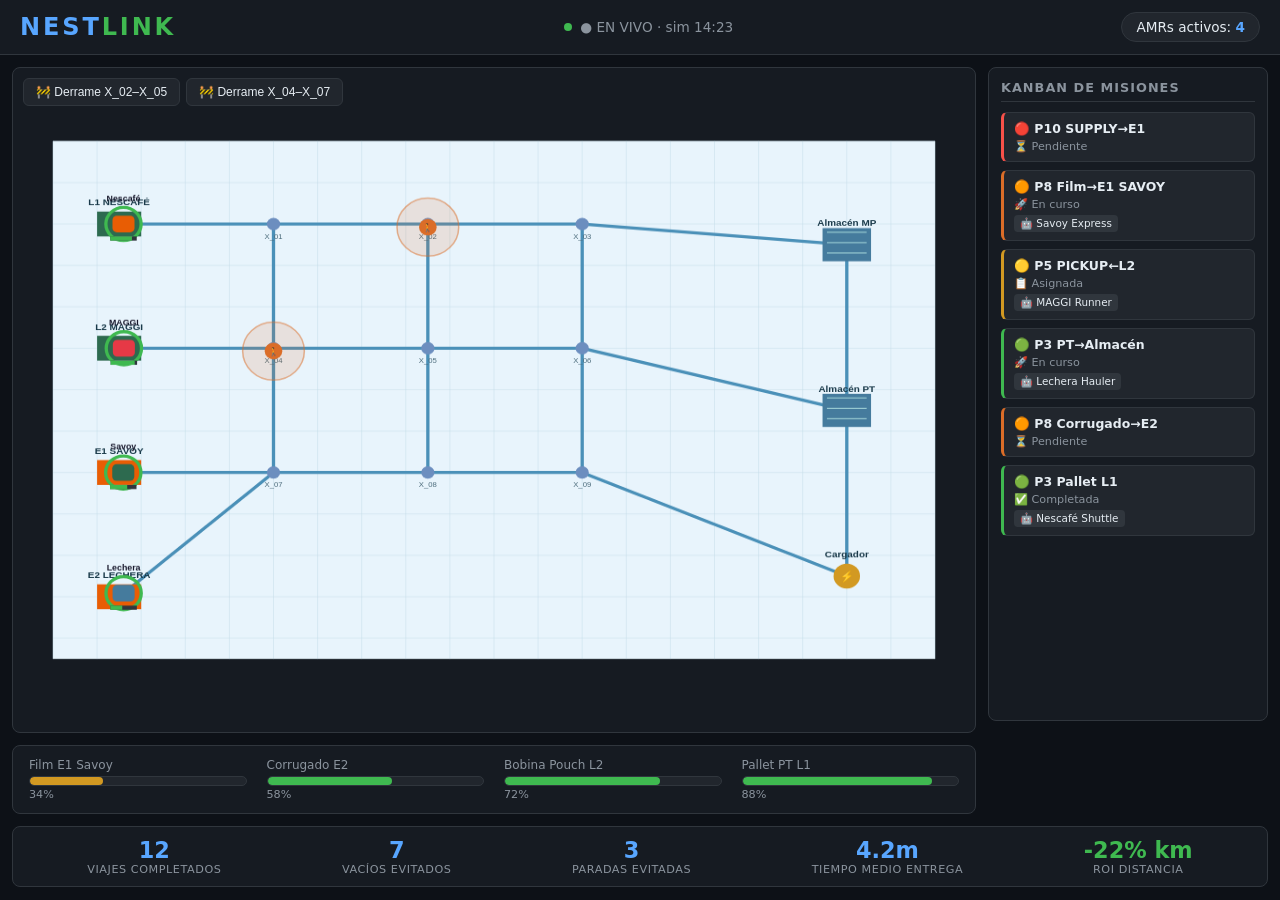
<file: prototype/index.html>
<!DOCTYPE html>
<html lang="es">
<head>
  <meta charset="UTF-8" />
  <meta name="viewport" content="width=device-width, initial-scale=1.0" />
  <title>NestLink — Dashboard Simulación</title>
  <style>
    :root {
      --bg: #0d1117;
      --panel: #161b22;
      --border: #30363d;
      --text: #e6edf3;
      --muted: #8b949e;
      --accent: #58a6ff;
      --green: #3fb950;
      --yellow: #d29922;
      --orange: #db6d28;
      --blue: #388bfd;
      --red: #f85149;
      --blueprint: #e8f4fc;
      --blueprint-grid: #c5dce8;
      --blueprint-line: #4a90b8;
    }
  * { box-sizing: border-box; margin: 0; padding: 0; }
  body {
    font-family: "Segoe UI", system-ui, -apple-system, sans-serif;
    background: var(--bg);
    color: var(--text);
    min-height: 100vh;
    overflow-x: hidden;
  }

  /* Header */
  .header {
    display: flex;
    align-items: center;
    justify-content: space-between;
    padding: 12px 20px;
    background: var(--panel);
    border-bottom: 1px solid var(--border);
    gap: 16px;
  }
  .logo {
    font-size: 1.5rem;
    font-weight: 800;
    letter-spacing: 0.12em;
    color: var(--accent);
  }
  .logo span { color: var(--green); }
  .live-badge {
    display: flex;
    align-items: center;
    gap: 8px;
    font-size: 0.85rem;
    color: var(--muted);
  }
  .live-dot {
    width: 8px; height: 8px;
    background: var(--green);
    border-radius: 50%;
    animation: pulse 1.5s ease infinite;
  }
  @keyframes pulse {
    0%, 100% { opacity: 1; box-shadow: 0 0 0 0 rgba(63,185,80,0.5); }
    50% { opacity: 0.8; box-shadow: 0 0 8px 2px rgba(63,185,80,0.4); }
  }
  .amr-count {
    background: #21262d;
    padding: 6px 14px;
    border-radius: 20px;
    font-size: 0.85rem;
    border: 1px solid var(--border);
  }
  .amr-count strong { color: var(--accent); }

  /* Layout principal */
  .main {
    display: grid;
    grid-template-columns: 1fr 280px;
    grid-template-rows: 1fr auto auto;
    gap: 12px;
    padding: 12px;
    height: calc(100vh - 56px);
    max-height: calc(100vh - 56px);
  }
  .map-panel {
    grid-row: 1 / 3;
    background: var(--panel);
    border: 1px solid var(--border);
    border-radius: 8px;
    position: relative;
    overflow: hidden;
    min-height: 320px;
  }
  .map-toolbar {
    position: absolute;
    top: 10px;
    left: 10px;
    z-index: 10;
    display: flex;
    flex-wrap: wrap;
    gap: 6px;
  }
  .btn-block {
    background: #21262d;
    border: 1px solid var(--border);
    color: var(--text);
    padding: 6px 12px;
    border-radius: 6px;
    font-size: 0.75rem;
    cursor: pointer;
    transition: all 0.2s;
  }
  .btn-block:hover { border-color: var(--accent); }
  .btn-block.active {
    background: rgba(248,81,49,0.2);
    border-color: var(--red);
    color: var(--red);
  }
  #mapCanvas {
    display: block;
    width: 100%;
    height: 100%;
    cursor: crosshair;
  }

  /* Kanban lateral */
  .kanban {
    background: var(--panel);
    border: 1px solid var(--border);
    border-radius: 8px;
    padding: 12px;
    overflow-y: auto;
    max-height: 100%;
  }
  .kanban h3 {
    font-size: 0.8rem;
    text-transform: uppercase;
    letter-spacing: 0.08em;
    color: var(--muted);
    margin-bottom: 10px;
    border-bottom: 1px solid var(--border);
    padding-bottom: 6px;
  }
  .mission-card {
    background: #21262d;
    border: 1px solid var(--border);
    border-radius: 6px;
    padding: 8px 10px;
    margin-bottom: 8px;
    font-size: 0.78rem;
    transition: transform 0.3s, opacity 0.3s;
    border-left: 3px solid var(--muted);
  }
  .mission-card.p10 { border-left-color: var(--red); }
  .mission-card.p8  { border-left-color: var(--orange); }
  .mission-card.p5  { border-left-color: var(--yellow); }
  .mission-card.p3  { border-left-color: var(--green); }
  .mission-card .prio { font-weight: 700; margin-bottom: 2px; }
  .mission-card .status {
    font-size: 0.7rem;
    color: var(--muted);
    margin-top: 4px;
  }
  .mission-card .amr-tag {
    display: inline-block;
    background: #30363d;
    padding: 2px 6px;
    border-radius: 4px;
    font-size: 0.65rem;
    margin-top: 4px;
  }

  /* Gauges de línea */
  .gauges {
    grid-column: 1;
    background: var(--panel);
    border: 1px solid var(--border);
    border-radius: 8px;
    padding: 12px 16px;
    display: flex;
    gap: 20px;
    flex-wrap: wrap;
    align-items: center;
  }
  .gauge-item {
    flex: 1;
    min-width: 140px;
  }
  .gauge-label {
    font-size: 0.75rem;
    color: var(--muted);
    margin-bottom: 4px;
  }
  .gauge-bar-wrap {
    height: 10px;
    background: #21262d;
    border-radius: 5px;
    overflow: hidden;
    border: 1px solid var(--border);
  }
  .gauge-bar {
    height: 100%;
    border-radius: 5px;
    transition: width 0.5s ease;
  }
  .gauge-val {
    font-size: 0.7rem;
    color: var(--muted);
    margin-top: 2px;
  }
  .alert-low {
    color: var(--red);
    font-size: 0.7rem;
    font-weight: 600;
    animation: blink 1s ease infinite;
  }
  @keyframes blink { 50% { opacity: 0.5; } }

  /* KPI bar */
  .kpi-bar {
    grid-column: 1 / -1;
    background: var(--panel);
    border: 1px solid var(--border);
    border-radius: 8px;
    padding: 10px 20px;
    display: flex;
    justify-content: space-around;
    flex-wrap: wrap;
    gap: 12px;
  }
  .kpi {
    text-align: center;
    min-width: 100px;
  }
  .kpi-value {
    font-size: 1.4rem;
    font-weight: 700;
    color: var(--accent);
  }
  .kpi-value.roi { color: var(--green); }
  .kpi-label {
    font-size: 0.7rem;
    color: var(--muted);
    text-transform: uppercase;
    letter-spacing: 0.05em;
  }

  @media (max-width: 900px) {
    .main {
      grid-template-columns: 1fr;
      grid-template-rows: auto auto auto auto;
      height: auto;
      max-height: none;
    }
    .map-panel { grid-row: auto; min-height: 400px; }
    .kanban { max-height: 300px; }
  }
  </style>
</head>
<body>
  <header class="header">
    <div class="logo">NEST<span>LINK</span></div>
    <div class="live-badge">
      <span class="live-dot"></span>
      <span id="simClock">● EN VIVO · sim 14:23</span>
    </div>
    <div class="amr-count">AMRs activos: <strong id="amrCount">4</strong></div>
  </header>

  <div class="main">
    <div class="map-panel">
      <div class="map-toolbar">
        <button class="btn-block" id="btnBlock1" data-edge="X_02-X_05">🚧 Derrame X_02–X_05</button>
        <button class="btn-block" id="btnBlock2" data-edge="X_04-X_07">🚧 Derrame X_04–X_07</button>
      </div>
      <canvas id="mapCanvas"></canvas>
    </div>

    <aside class="kanban">
      <h3>Kanban de Misiones</h3>
      <div id="kanbanList"></div>
    </aside>

    <div class="gauges" id="gaugesPanel"></div>

    <div class="kpi-bar">
      <div class="kpi">
        <div class="kpi-value" id="kpiTrips">0</div>
        <div class="kpi-label">Viajes completados</div>
      </div>
      <div class="kpi">
        <div class="kpi-value" id="kpiEmpty">0</div>
        <div class="kpi-label">Vacíos evitados</div>
      </div>
      <div class="kpi">
        <div class="kpi-value" id="kpiStops">0</div>
        <div class="kpi-label">Paradas evitadas</div>
      </div>
      <div class="kpi">
        <div class="kpi-value" id="kpiTime">4.2m</div>
        <div class="kpi-label">Tiempo medio entrega</div>
      </div>
      <div class="kpi">
        <div class="kpi-value roi" id="kpiRoi">-22% km</div>
        <div class="kpi-label">ROI distancia</div>
      </div>
    </div>
  </div>

  <script>
  // ─── Generador determinista (reproducible demo) ───
  function mulberry32(seed) {
    return function() {
      seed |= 0;
      seed = seed + 0x6D2B79F5 | 0;
      let t = Math.imul(seed ^ seed >>> 15, 1 | seed);
      t = t + Math.imul(t ^ t >>> 7, 61 | t) ^ t;
      return ((t ^ t >>> 14) >>> 0) / 4294967296;
    };
  }
  const rng = mulberry32(42);

  // ─── Grafo de planta (coords del plan NestLink) ───
  const NODES = {
    L1_OUT:   { x: 60,  y: 80,  type: 'linea',      label: 'L1 NESCAFÉ' },
    L2_OUT:   { x: 60,  y: 200, type: 'linea',      label: 'L2 MAGGI' },
    E1_IN:    { x: 60,  y: 320, type: 'empacadora', label: 'E1 SAVOY' },
    E2_IN:    { x: 60,  y: 440, type: 'empacadora', label: 'E2 LECHERA' },
    WH_IN_1:  { x: 720, y: 100, type: 'almacen',    label: 'Almacén MP' },
    WH_OUT_1: { x: 720, y: 260, type: 'almacen',    label: 'Almacén PT' },
    CHARGER_1:{ x: 720, y: 420, type: 'carga',      label: 'Cargador' },
    X_01: { x: 200, y: 80,  type: 'cruce', label: 'X_01' },
    X_02: { x: 340, y: 80,  type: 'cruce', label: 'X_02' },
    X_03: { x: 480, y: 80,  type: 'cruce', label: 'X_03' },
    X_04: { x: 200, y: 200, type: 'cruce', label: 'X_04' },
    X_05: { x: 340, y: 200, type: 'cruce', label: 'X_05' },
    X_06: { x: 480, y: 200, type: 'cruce', label: 'X_06' },
    X_07: { x: 200, y: 320, type: 'cruce', label: 'X_07' },
    X_08: { x: 340, y: 320, type: 'cruce', label: 'X_08' },
    X_09: { x: 480, y: 320, type: 'cruce', label: 'X_09' },
  };

  // Aristas bidireccionales (clave única para bloqueos)
  const EDGES = [
    ['L1_OUT','X_01'], ['X_01','X_02'], ['X_02','X_03'], ['X_03','WH_IN_1'],
    ['L2_OUT','X_04'], ['X_04','X_05'], ['X_05','X_06'], ['X_06','WH_OUT_1'],
    ['E1_IN','X_07'],  ['X_07','X_08'], ['X_08','X_09'], ['X_09','CHARGER_1'],
    ['E2_IN','X_07'],
    ['X_02','X_05'], ['X_05','X_08'], ['X_04','X_07'], ['X_01','X_04'],
    ['X_03','X_06'], ['X_06','X_09'], ['WH_IN_1','WH_OUT_1'], ['WH_OUT_1','CHARGER_1'],
  ];

  function edgeKey(a, b) {
    return a < b ? `${a}-${b}` : `${b}-${a}`;
  }

  const blockedEdges = new Set();

  // Rutas predefinidas para AMRs (ciclos de demo)
  const ROUTES = {
    nescafe: ['L1_OUT','X_01','X_02','X_03','WH_IN_1','WH_OUT_1','X_06','X_05','X_04','L2_OUT'],
    savoy:   ['E1_IN','X_07','X_08','X_05','X_02','X_03','WH_IN_1'],
    maggi:   ['L2_OUT','X_04','X_05','X_06','WH_OUT_1','X_06','X_09','X_08','X_07','E1_IN'],
    lechera: ['E2_IN','X_07','X_04','X_01','L1_OUT','X_01','X_02','X_05','X_08','CHARGER_1'],
  };

  // Rutas alternativas cuando X_02-X_05 está bloqueado
  const ALT_ROUTES = {
    nescafe: ['L1_OUT','X_01','X_04','X_07','X_08','X_09','X_06','WH_OUT_1'],
    savoy:   ['E1_IN','X_07','X_04','X_01','X_02','X_03','WH_IN_1'],
    maggi:   ['L2_OUT','X_04','X_07','X_08','X_09','X_06','WH_OUT_1'],
    lechera: ['E2_IN','X_07','X_08','X_09','X_06','WH_OUT_1','CHARGER_1'],
  };

  const ALT_ROUTES2 = {
    nescafe: ['L1_OUT','X_01','X_04','X_05','X_06','WH_OUT_1'],
    savoy:   ['E1_IN','X_07','X_08','X_09','X_06','WH_IN_1'],
    maggi:   ['L2_OUT','X_04','X_07','X_08','X_05','X_02','X_03','WH_OUT_1'],
    lechera: ['E2_IN','X_07','X_04','X_01','X_02','X_03','CHARGER_1'],
  };

  // Estados de AMR con colores de aro
  const AMR_STATES = {
    MOVING:     { color: '#3fb950', label: 'En ruta' },
    CHARGING:   { color: '#d29922', label: 'Cargando' },
    WAITING:    { color: '#db6d28', label: 'Esperando' },
    REROUTING:  { color: '#388bfd', label: 'Re-ruteando' },
    ERROR:      { color: '#f85149', label: 'Error' },
    IDLE:       { color: '#8b949e', label: 'Idle' },
  };

  // ─── AMRs ───
  const amrs = [
    { id: 'amr1', name: 'Nescafé Shuttle', routeKey: 'nescafe', battery: 0.82, state: 'MOVING', missionId: null },
    { id: 'amr2', name: 'Savoy Express',   routeKey: 'savoy',   battery: 0.65, state: 'MOVING', missionId: 'm2' },
    { id: 'amr3', name: 'MAGGI Runner',    routeKey: 'maggi',   battery: 0.91, state: 'MOVING', missionId: 'm3' },
    { id: 'amr4', name: 'Lechera Hauler',  routeKey: 'lechera', battery: 0.45, state: 'MOVING', missionId: 'm4' },
  ];

  // Posición y movimiento de cada AMR
  amrs.forEach((amr, i) => {
    const route = ROUTES[amr.routeKey];
    amr.path = route;
    amr.segIdx = 0;
    amr.t = 0;
    amr.speed = 0.00035 + rng() * 0.00015;
    amr.x = NODES[route[0]].x;
    amr.y = NODES[route[0]].y;
    amr.color = ['#e85d04','#2d6a4f','#e63946','#457b9d'][i];
  });

  // ─── Peatones ───
  const pedestrians = [
  { id: 'P1', waypoints: ['X_02','X_05','X_08','X_05'], wpIdx: 0, t: 0, speed: 0.0004, radius: 28 },
  { id: 'P2', waypoints: ['X_04','X_07','X_08','X_04'], wpIdx: 0, t: 0, speed: 0.00035, radius: 28 },
  ];

  pedestrians.forEach(p => {
    const n = NODES[p.waypoints[0]];
    p.x = n.x; p.y = n.y;
  });

  // ─── Misiones Kanban ───
  let missions = [
    { id: 'm1', type: 'SUPPLY_REQUEST', label: '🔴 P10 SUPPLY→E1', prio: 10, status: 'pendiente', amr: null },
    { id: 'm2', type: 'SUPPLY', label: '🟠 P8 Film→E1 SAVOY', prio: 8, status: 'en_curso', amr: 'Savoy Express' },
    { id: 'm3', type: 'PICKUP', label: '🟡 P5 PICKUP←L2', prio: 5, status: 'asignada', amr: 'MAGGI Runner' },
    { id: 'm4', type: 'TRANSFER', label: '🟢 P3 PT→Almacén', prio: 3, status: 'en_curso', amr: 'Lechera Hauler' },
    { id: 'm5', type: 'SUPPLY', label: '🟠 P8 Corrugado→E2', prio: 8, status: 'pendiente', amr: null },
    { id: 'm6', type: 'PICKUP', label: '🟢 P3 Pallet L1', prio: 3, status: 'completada', amr: 'Nescafé Shuttle' },
  ];

  // ─── Gauges de material por línea ───
  const gauges = [
    { id: 'film_e1', label: 'Film E1 Savoy', value: 34, threshold: 25 },
    { id: 'corr_e2', label: 'Corrugado E2', value: 58, threshold: 25 },
    { id: 'pouch_l2', label: 'Bobina Pouch L2', value: 72, threshold: 25 },
    { id: 'pallet_l1', label: 'Pallet PT L1', value: 88, threshold: 25 },
  ];

  // ─── KPIs ───
  const kpis = { trips: 12, empty: 7, stops: 3, avgTime: 4.2 };

  // ─── Simulación tiempo ───
  let simMinutes = 14 * 60 + 23; // 14:23
  let lastGaugeTick = 0;

  // ─── Canvas setup ───
  const canvas = document.getElementById('mapCanvas');
  const ctx = canvas.getContext('2d');
  let scale = 1, offsetX = 0, offsetY = 0;

  function resizeCanvas() {
    const panel = canvas.parentElement;
    canvas.width = panel.clientWidth;
    canvas.height = panel.clientHeight;
    const pad = 40;
    const w = 800, h = 500;
    scale = Math.min((canvas.width - pad * 2) / w, (canvas.height - pad * 2) / h);
    offsetX = (canvas.width - w * scale) / 2;
    offsetY = (canvas.height - h * scale) / 2;
  }

  function toScreen(x, y) {
    return { x: offsetX + x * scale, y: offsetY + y * scale };
  }

  function dist(ax, ay, bx, by) {
    return Math.hypot(bx - ax, by - ay);
  }

  function getActiveRoute(amr) {
    if (blockedEdges.has('X_02-X_05')) return ALT_ROUTES[amr.routeKey] || amr.path;
    if (blockedEdges.has('X_04-X_07')) return ALT_ROUTES2[amr.routeKey] || amr.path;
    return ROUTES[amr.routeKey];
  }

  function isEdgeBlocked(from, to) {
    return blockedEdges.has(edgeKey(from, to));
  }

  function advanceAMR(amr) {
    const route = getActiveRoute(amr);
    if (amr.path !== route) {
      amr.path = route;
      amr.segIdx = 0;
      amr.t = 0;
      amr.state = 'REROUTING';
    }

    const fromId = amr.path[amr.segIdx];
    const toId = amr.path[(amr.segIdx + 1) % amr.path.length];

  if (isEdgeBlocked(fromId, toId)) {
      amr.state = 'REROUTING';
      const alt = getActiveRoute(amr);
      amr.path = alt;
      amr.segIdx = 0;
      amr.t = 0;
      return;
    }

    const from = NODES[fromId];
    const to = NODES[toId];
    amr.t += amr.speed;

    // Verificar peatones en radio de seguridad
    let nearPed = false;
    for (const p of pedestrians) {
      const d = dist(amr.x, amr.y, p.x, p.y);
      if (d < p.radius / scale + 15) {
        nearPed = true;
        break;
      }
    }

    if (nearPed) {
      amr.state = 'WAITING';
      return;
    }

    if (amr.state === 'REROUTING' && amr.t > 0.05) amr.state = 'MOVING';
    if (amr.state === 'WAITING') amr.state = 'MOVING';

    if (amr.t >= 1) {
      amr.t = 0;
      amr.segIdx = (amr.segIdx + 1) % amr.path.length;
      // Completar misión ocasionalmente
      if (rng() < 0.02 && amr.missionId) {
        completeMission(amr.missionId);
        amr.missionId = null;
        kpis.trips++;
        kpis.empty += rng() < 0.6 ? 1 : 0;
      }
    }

    const t = Math.min(amr.t, 1);
    amr.x = from.x + (to.x - from.x) * t;
    amr.y = from.y + (to.y - from.y) * t;

    // Batería decrece lentamente
    amr.battery = Math.max(0.1, amr.battery - 0.00002);
    if (amr.battery < 0.2) amr.state = 'CHARGING';
    if (amr.battery > 0.85 && amr.state === 'CHARGING') amr.state = 'MOVING';
  }

  function advancePedestrian(p) {
    const fromId = p.waypoints[p.wpIdx];
    const toId = p.waypoints[(p.wpIdx + 1) % p.waypoints.length];
    const from = NODES[fromId];
    const to = NODES[toId];
    p.t += p.speed;
    if (p.t >= 1) {
      p.t = 0;
      p.wpIdx = (p.wpIdx + 1) % p.waypoints.length;
    }
    const t = Math.min(p.t, 1);
    p.x = from.x + (to.x - from.x) * t;
    p.y = from.y + (to.y - from.y) * t;
  }

  function completeMission(id) {
    const m = missions.find(x => x.id === id);
    if (m) m.status = 'completada';
  }

  function spawnSupplyMission() {
    const id = 'm' + Date.now();
    missions.unshift({
      id,
      type: 'SUPPLY_REQUEST',
      label: '🔴 P10 SUPPLY→E1',
      prio: 10,
      status: 'pendiente',
      amr: null
    });
    kpis.stops++;
    if (missions.length > 8) missions.pop();
  }

  // ─── Dibujo del mapa blueprint ───
  function drawMap() {
    ctx.clearRect(0, 0, canvas.width, canvas.height);

    // Fondo blueprint
    ctx.fillStyle = '#e8f4fc';
    ctx.fillRect(offsetX, offsetY, 800 * scale, 500 * scale);

    // Grid sutil
    ctx.strokeStyle = '#c5dce8';
    ctx.lineWidth = 0.5;
    for (let x = 0; x <= 800; x += 40) {
      const s = toScreen(x, 0);
      ctx.beginPath();
      ctx.moveTo(s.x, offsetY);
      ctx.lineTo(s.x, offsetY + 500 * scale);
      ctx.stroke();
    }
    for (let y = 0; y <= 500; y += 40) {
      const s = toScreen(0, y);
      ctx.beginPath();
      ctx.moveTo(offsetX, s.y);
      ctx.lineTo(offsetX + 800 * scale, s.y);
      ctx.stroke();
    }

    // Aristas / pasillos
    EDGES.forEach(([a, b]) => {
      const na = NODES[a], nb = NODES[b];
      const sa = toScreen(na.x, na.y);
      const sb = toScreen(nb.x, nb.y);
      const blocked = blockedEdges.has(edgeKey(a, b));

      ctx.beginPath();
      ctx.moveTo(sa.x, sa.y);
      ctx.lineTo(sb.x, sb.y);
      ctx.strokeStyle = blocked ? '#f85149' : '#4a90b8';
      ctx.lineWidth = blocked ? 4 * scale : 3 * scale;
      if (blocked) {
        ctx.setLineDash([6, 4]);
      } else {
        ctx.setLineDash([]);
      }
      ctx.stroke();
      ctx.setLineDash([]);

      // Cono de bloqueo
      if (blocked) {
        const mx = (sa.x + sb.x) / 2;
        const my = (sa.y + sb.y) / 2;
        ctx.fillStyle = '#f85149';
        ctx.font = `${14 * scale}px sans-serif`;
        ctx.textAlign = 'center';
        ctx.fillText('🚧', mx, my - 4 * scale);
      }
    });

    // Nodos de zona
    Object.entries(NODES).forEach(([id, n]) => {
      const s = toScreen(n.x, n.y);
      const r = n.type === 'cruce' ? 6 * scale : 14 * scale;

      if (n.type === 'linea') {
        ctx.fillStyle = '#2d6a4f';
        ctx.fillRect(s.x - 20 * scale, s.y - 12 * scale, 40 * scale, 24 * scale);
      } else if (n.type === 'empacadora') {
        ctx.fillStyle = '#e85d04';
        ctx.fillRect(s.x - 20 * scale, s.y - 12 * scale, 40 * scale, 24 * scale);
      } else if (n.type === 'almacen') {
        ctx.fillStyle = '#457b9d';
        ctx.fillRect(s.x - 22 * scale, s.y - 16 * scale, 44 * scale, 32 * scale);
        // Rack lines
        ctx.strokeStyle = '#a8dadc';
        ctx.lineWidth = 1;
        for (let i = 0; i < 3; i++) {
          ctx.beginPath();
          ctx.moveTo(s.x - 18 * scale, s.y - 12 * scale + i * 10 * scale);
          ctx.lineTo(s.x + 18 * scale, s.y - 12 * scale + i * 10 * scale);
          ctx.stroke();
        }
      } else if (n.type === 'carga') {
        ctx.fillStyle = '#d29922';
        ctx.beginPath();
        ctx.arc(s.x, s.y, 12 * scale, 0, Math.PI * 2);
        ctx.fill();
        ctx.fillStyle = '#fff';
        ctx.font = `${10 * scale}px sans-serif`;
        ctx.textAlign = 'center';
        ctx.fillText('⚡', s.x, s.y + 4 * scale);
      } else {
        ctx.fillStyle = '#6c8ebf';
        ctx.beginPath();
        ctx.arc(s.x, s.y, r, 0, Math.PI * 2);
        ctx.fill();
      }

      if (n.label && n.type !== 'cruce') {
        ctx.fillStyle = '#1a3a4a';
        ctx.font = `bold ${9 * scale}px sans-serif`;
        ctx.textAlign = 'center';
        ctx.fillText(n.label, s.x, s.y - 18 * scale);
      } else if (n.type === 'cruce') {
        ctx.fillStyle = '#4a6a7a';
        ctx.font = `${7 * scale}px sans-serif`;
        ctx.textAlign = 'center';
        ctx.fillText(n.label, s.x, s.y + 14 * scale);
      }
    });

    // Peatones con radio de seguridad
    pedestrians.forEach(p => {
      const s = toScreen(p.x, p.y);
      const rad = p.radius * scale;

      ctx.beginPath();
      ctx.arc(s.x, s.y, rad, 0, Math.PI * 2);
      ctx.fillStyle = 'rgba(219, 110, 40, 0.15)';
      ctx.fill();
      ctx.strokeStyle = 'rgba(219, 110, 40, 0.5)';
      ctx.lineWidth = 1.5;
      ctx.stroke();

      ctx.fillStyle = '#db6d28';
      ctx.beginPath();
      ctx.arc(s.x, s.y, 8 * scale, 0, Math.PI * 2);
      ctx.fill();
      ctx.fillStyle = '#fff';
      ctx.font = `${8 * scale}px sans-serif`;
      ctx.textAlign = 'center';
      ctx.fillText('🚶', s.x, s.y + 3 * scale);
    });

    // AMRs
    amrs.forEach(amr => {
      const s = toScreen(amr.x, amr.y);
      const stateColor = AMR_STATES[amr.state]?.color || '#8b949e';

      // Aro de estado
      ctx.beginPath();
      ctx.arc(s.x, s.y, 16 * scale, 0, Math.PI * 2);
      ctx.strokeStyle = stateColor;
      ctx.lineWidth = 3 * scale;
      ctx.stroke();

      // Cuerpo AMR
      ctx.fillStyle = amr.color;
      ctx.beginPath();
      ctx.roundRect(s.x - 10 * scale, s.y - 8 * scale, 20 * scale, 16 * scale, 4 * scale);
      ctx.fill();

      // Etiqueta nombre
      ctx.fillStyle = '#1a1a2e';
      ctx.font = `bold ${8 * scale}px sans-serif`;
      ctx.textAlign = 'center';
      ctx.fillText(amr.name.split(' ')[0], s.x, s.y - 22 * scale);

      // Barra batería
      const bw = 24 * scale;
      ctx.fillStyle = '#30363d';
      ctx.fillRect(s.x - bw / 2, s.y + 12 * scale, bw, 4 * scale);
      ctx.fillStyle = amr.battery > 0.3 ? '#3fb950' : '#f85149';
      ctx.fillRect(s.x - bw / 2, s.y + 12 * scale, bw * amr.battery, 4 * scale);
    });
  }

  // ─── UI Kanban ───
  function renderKanban() {
    const el = document.getElementById('kanbanList');
    const statusLabels = {
      pendiente: '⏳ Pendiente',
      asignada: '📋 Asignada',
      en_curso: '🚀 En curso',
      completada: '✅ Completada'
    };
    el.innerHTML = missions.map(m => {
      const pClass = m.prio >= 10 ? 'p10' : m.prio >= 8 ? 'p8' : m.prio >= 5 ? 'p5' : 'p3';
      return `<div class="mission-card ${pClass}">
        <div class="prio">${m.label}</div>
        <div class="status">${statusLabels[m.status] || m.status}</div>
        ${m.amr ? `<span class="amr-tag">🤖 ${m.amr}</span>` : ''}
      </div>`;
    }).join('');
  }

  // ─── UI Gauges ───
  function renderGauges() {
    const el = document.getElementById('gaugesPanel');
    el.innerHTML = gauges.map(g => {
      const low = g.value < g.threshold;
      const color = low ? '#f85149' : g.value < 50 ? '#d29922' : '#3fb950';
      return `<div class="gauge-item">
        <div class="gauge-label">${g.label}</div>
        <div class="gauge-bar-wrap">
          <div class="gauge-bar" style="width:${g.value}%;background:${color}"></div>
        </div>
        <div class="gauge-val">${g.value}% ${low ? '<span class="alert-low">⚠ stock bajo</span>' : ''}</div>
      </div>`;
    }).join('');
  }

  function updateKPIs() {
    document.getElementById('kpiTrips').textContent = kpis.trips;
    document.getElementById('kpiEmpty').textContent = kpis.empty;
    document.getElementById('kpiStops').textContent = kpis.stops;
    document.getElementById('kpiTime').textContent = kpis.avgTime.toFixed(1) + 'm';
  }

  function updateClock() {
    simMinutes += 0.05;
    const h = Math.floor(simMinutes / 60) % 24;
    const m = Math.floor(simMinutes % 60);
    document.getElementById('simClock').textContent =
      `● EN VIVO · sim ${String(h).padStart(2,'0')}:${String(m).padStart(2,'0')}`;
  }

  // ─── Bloqueos dinámicos ───
  document.getElementById('btnBlock1').addEventListener('click', function() {
    toggleBlock('X_02-X_05', this);
  });
  document.getElementById('btnBlock2').addEventListener('click', function() {
    toggleBlock('X_04-X_07', this);
  });

  function toggleBlock(key, btn) {
    if (blockedEdges.has(key)) {
      blockedEdges.delete(key);
      btn.classList.remove('active');
    } else {
      blockedEdges.add(key);
      btn.classList.add('active');
      amrs.forEach(a => { a.state = 'REROUTING'; a.t = 0; });
    }
  }

  // ─── Loop principal 60fps ───
  let frame = 0;
  function loop() {
    frame++;
    amrs.forEach(advanceAMR);
    pedestrians.forEach(advancePedestrian);

    if (frame % 120 === 0) {
      updateClock();
      // Decrecer gauges
      gauges.forEach(g => {
        g.value = Math.max(5, g.value - 0.3 - rng() * 0.5);
        if (g.value < g.threshold && rng() < 0.3) spawnSupplyMission();
      });
      renderGauges();
      renderKanban();
      updateKPIs();

      // Avanzar estados de misiones
      missions.forEach(m => {
        if (m.status === 'pendiente' && rng() < 0.1) m.status = 'asignada';
        if (m.status === 'asignada' && rng() < 0.15) m.status = 'en_curso';
      });
    }

    drawMap();
    requestAnimationFrame(loop);
  }

  // ─── Init ───
  window.addEventListener('resize', resizeCanvas);
  resizeCanvas();
  renderKanban();
  renderGauges();
  updateKPIs();
  loop();
  </script>
</body>
</html>
</file>
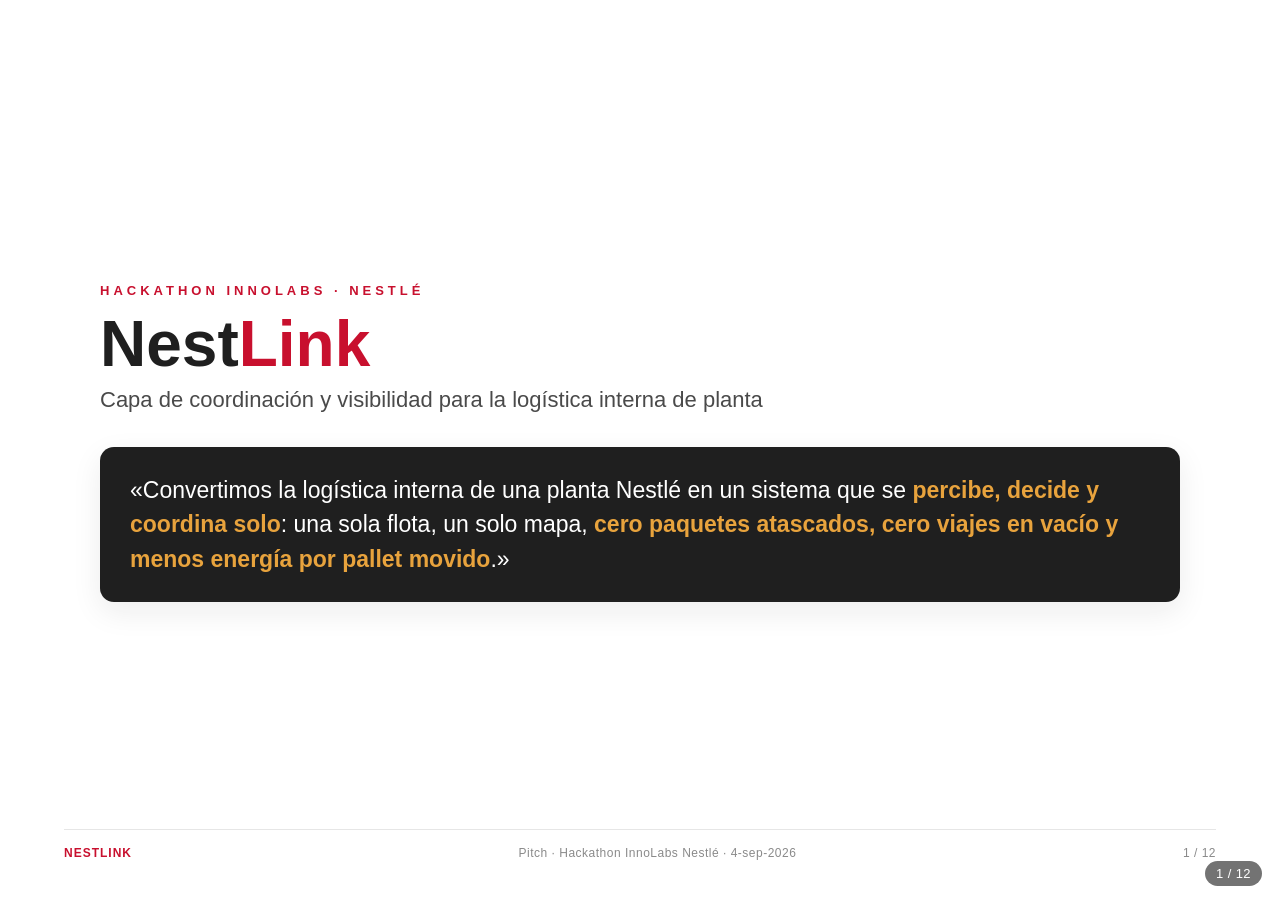
<file: tasksR/pitch_deck/index.html>
<!DOCTYPE html>
<html lang="es">
<head>
<meta charset="UTF-8">
<meta name="viewport" content="width=device-width, initial-scale=1.0">
<title>NestLink · Pitch Hackathon InnoLabs Nestlé</title>
<style>
  :root{
    --red:#C8102E;
    --red-dark:#9E0C24;
    --red-soft:#FCE8EC;
    --ink:#1F1F1F;
    --ink-soft:#4A4A4A;
    --muted:#8A8A8A;
    --line:#E6E6E6;
    --bg:#FFFFFF;
    --bg-alt:#F6F6F8;
    --amber:#E8A33D;
    --green:#1E8A5A;
    --blue:#1F6FB2;
    --radius:14px;
    --shadow:0 10px 30px rgba(31,31,31,.08);
    --font:"Helvetica Neue",Helvetica,Arial,-apple-system,"Segoe UI",Roboto,sans-serif;
  }
  *{box-sizing:border-box;margin:0;padding:0}
  html,body{height:100%}
  body{
    font-family:var(--font);
    color:var(--ink);
    background:#2b2b2f;
    overflow:hidden;
    -webkit-font-smoothing:antialiased;
  }

  /* ---------- Progress + chrome ---------- */
  #progress{
    position:fixed;top:0;left:0;height:4px;width:0%;
    background:linear-gradient(90deg,var(--red),var(--amber));
    z-index:60;transition:width .3s ease;
  }
  #counter{
    position:fixed;right:18px;bottom:14px;z-index:55;
    font-size:13px;color:#fff;background:rgba(0,0,0,.55);
    padding:5px 11px;border-radius:999px;letter-spacing:.4px;
    font-variant-numeric:tabular-nums;
  }
  .nav-arrow{
    position:fixed;top:50%;transform:translateY(-50%);z-index:55;
    width:46px;height:46px;border-radius:50%;
    background:rgba(255,255,255,.14);color:#fff;border:none;
    font-size:22px;cursor:pointer;display:flex;align-items:center;justify-content:center;
    transition:background .15s;
  }
  .nav-arrow:hover{background:rgba(200,16,46,.85)}
  #prev{left:16px}
  #next{right:16px}

  /* ---------- Slide base ---------- */
  .slide{
    position:fixed;inset:0;display:none;background:var(--bg);
    padding:56px 64px 40px;overflow:auto;
    flex-direction:column;
  }
  .slide.active{display:flex;animation:fade .35s ease}
  @keyframes fade{from{opacity:0;transform:translateY(8px)}to{opacity:1;transform:none}}

  /* ---------- Slide header ---------- */
  .axis{
    display:inline-flex;align-items:center;gap:10px;margin-bottom:18px;
  }
  .axis .chip{
    background:var(--red);color:#fff;font-weight:700;font-size:12px;
    letter-spacing:1.2px;padding:5px 12px;border-radius:999px;text-transform:uppercase;
  }
  h1{font-size:44px;line-height:1.1;color:var(--ink);margin-bottom:6px;font-weight:800}
  h1 .red{color:var(--red)}
  h2{font-size:30px;line-height:1.15;color:var(--ink);font-weight:800;margin-bottom:8px}
  h2 .red{color:var(--red)}
  .lead{font-size:19px;line-height:1.55;color:var(--ink-soft);max-width:980px;font-weight:400}
  .lead b,.lead strong{color:var(--ink)}
  .thin-rule{height:3px;width:72px;background:var(--red);border-radius:3px;margin:14px 0 22px}

  /* ---------- Cards / grids ---------- */
  .grid{display:grid;gap:16px;flex:1;align-content:start}
  .grid.cols-2{grid-template-columns:repeat(2,1fr)}
  .grid.cols-3{grid-template-columns:repeat(3,1fr)}
  .grid.cols-4{grid-template-columns:repeat(4,1fr)}
  .card{
    background:var(--bg-alt);border:1px solid var(--line);border-radius:var(--radius);
    padding:20px 22px;box-shadow:var(--shadow);
  }
  .card .num{
    font-size:13px;font-weight:800;color:var(--red);letter-spacing:1px;
    text-transform:uppercase;margin-bottom:8px;display:flex;align-items:center;gap:8px;
  }
  .card .num .dot{width:9px;height:9px;border-radius:50%;background:var(--red);display:inline-block}
  .card h3{font-size:18px;margin-bottom:8px;color:var(--ink);font-weight:700}
  .card p{font-size:15px;line-height:1.5;color:var(--ink-soft)}
  .card p b{color:var(--ink)}

  /* ---------- Callouts ---------- */
  .callout{
    background:var(--red-soft);border-left:5px solid var(--red);border-radius:10px;
    padding:14px 18px;margin-top:18px;font-size:16px;line-height:1.5;color:#5c0f1e;
  }
  .callout b{color:var(--red-dark)}
  .quote{
    font-size:20px;line-height:1.5;color:var(--ink);
    border-left:5px solid var(--red);padding:10px 22px;background:#fff;
    border-radius:8px;font-style:italic;
  }
  .liveurl{
    margin-top:16px;font-size:13px;color:var(--muted);
    letter-spacing:.3px;display:flex;align-items:center;gap:8px;
  }
  .liveurl .lab{color:var(--ink-soft);font-weight:600}
  .liveurl a{color:var(--red);font-weight:700;text-decoration:none}
  .liveurl a:hover{text-decoration:underline}

  /* ---------- Big KPI tiles ---------- */
  .kpi-tiles{display:grid;grid-template-columns:repeat(auto-fit,minmax(170px,1fr));gap:14px}
  .kpi{
    background:var(--ink);color:#fff;border-radius:var(--radius);padding:18px 20px;
    box-shadow:var(--shadow);
  }
  .kpi.alt{background:var(--red)}
  .kpi .val{font-size:30px;font-weight:800;line-height:1;letter-spacing:.5px}
  .kpi .val small{font-size:15px;font-weight:600;color:rgba(255,255,255,.75)}
  .kpi .lbl{font-size:12.5px;margin-top:9px;color:rgba(255,255,255,.82);line-height:1.35;text-transform:uppercase;letter-spacing:.5px;font-weight:600}

  /* ---------- Tables ---------- */
  .table-wrap{background:#fff;border:1px solid var(--line);border-radius:var(--radius);overflow:hidden;box-shadow:var(--shadow)}
  table{width:100%;border-collapse:collapse;font-size:14px}
  thead th{
    background:var(--ink);color:#fff;text-align:left;padding:11px 14px;
    font-size:12.5px;letter-spacing:.6px;text-transform:uppercase;font-weight:700;
  }
  tbody td{padding:11px 14px;border-bottom:1px solid var(--line);vertical-align:top;color:var(--ink-soft);line-height:1.45}
  tbody tr:nth-child(even){background:var(--bg-alt)}
  tbody tr:hover{background:var(--red-soft)}
  td b,td strong{color:var(--ink)}
  td .ok{color:var(--green);font-weight:700}
  td .bad{color:var(--red);font-weight:700}
  td .hl{background:var(--red-soft);border-radius:6px;padding:2px 8px;font-weight:700;color:var(--red-dark)}

  /* ---------- Lists ---------- */
  ul.clean{list-style:none}
  ul.clean li{position:relative;padding-left:30px;font-size:17px;line-height:1.5;margin-bottom:12px;color:var(--ink-soft)}
  ul.clean li b,ul.clean li strong{color:var(--ink)}
  ul.clean li::before{
    content:"";position:absolute;left:4px;top:9px;width:12px;height:12px;border-radius:4px;
    background:var(--red);transform:rotate(45deg);
  }
  ul.clean li .tag{
    display:inline-block;background:var(--red);color:#fff;font-size:11px;font-weight:800;
    letter-spacing:.8px;padding:2px 8px;border-radius:6px;margin-right:8px;text-transform:uppercase;vertical-align:1px;
  }
  ul.flow{list-style:none;counter-reset:step}
  ul.flow li{
    counter-increment:step;position:relative;padding-left:52px;margin-bottom:12px;
    font-size:16px;line-height:1.45;color:var(--ink-soft);
  }
  ul.flow li::before{
    content:counter(step);position:absolute;left:0;top:0;width:34px;height:34px;border-radius:50%;
    background:var(--red);color:#fff;font-weight:800;font-size:16px;
    display:flex;align-items:center;justify-content:center;
  }
  ul.flow li b,ul.flow li strong{color:var(--ink)}
  ul.flow li .arr{color:var(--red);font-weight:800}

  /* ---------- Footer ---------- */
  .foot{
    margin-top:auto;padding-top:16px;display:flex;justify-content:space-between;align-items:center;
    font-size:12px;color:var(--muted);border-top:1px solid var(--line);letter-spacing:.5px;
  }
  .foot .wm{color:var(--red);font-weight:800;letter-spacing:1px}

  /* ---------- One-liner hero ---------- */
  .hero{
    flex:1;display:flex;flex-direction:column;justify-content:center;max-width:1080px;margin:0 auto;width:100%;
  }
  .hero .brand{
    font-size:13px;letter-spacing:4px;color:var(--red);font-weight:800;text-transform:uppercase;margin-bottom:14px;
  }
  .hero h1{font-size:64px;line-height:1.02;margin-bottom:10px}
  .hero h1 .nestlink{color:var(--red)}
  .hero .sub{font-size:22px;color:var(--ink-soft);font-weight:500;margin-bottom:34px}
  .hero .oneline{
    background:var(--ink);color:#fff;border-radius:var(--radius);padding:26px 30px;font-size:23px;line-height:1.5;
    box-shadow:var(--shadow);
  }
  .hero .oneline .hl{color:var(--amber);font-weight:800}
  .hero .meta{margin-top:26px;display:flex;gap:12px;flex-wrap:wrap}
  .hero .meta .pill{
    border:1px solid var(--line);color:var(--ink-soft);background:#fff;font-size:13.5px;font-weight:600;
    padding:7px 14px;border-radius:999px;
  }

  /* ---------- Print ---------- */
  @media print{
    body{background:#fff;overflow:visible}
    #progress,#counter,.nav-arrow{display:none !important}
    .slide{
      position:relative;inset:auto;display:flex !important;width:100vw;height:100vh;
      page-break-after:always;break-after:page;overflow:hidden;padding:44px 52px 32px;
    }
    .slide:last-child{page-break-after:auto;break-after:auto}
  }
  @page{size:16in 9in;margin:0}
</style>
</head>
<body>

<div id="progress"></div>
<button id="prev" class="nav-arrow" title="Anterior (←)">‹</button>
<button id="next" class="nav-arrow" title="Siguiente (→)">›</button>
<div id="counter"></div>

<!-- ============ SLIDE 1 · PORTADA ============ -->
<section class="slide" data-title="Portada">
  <div class="hero">
    <div class="brand">Hackathon InnoLabs · Nestlé</div>
    <h1>Nest<span class="nestlink">Link</span></h1>
    <div class="sub">Capa de coordinación y visibilidad para la logística interna de planta</div>
    <div class="oneline">
      «Convertimos la logística interna de una planta Nestlé en un sistema que se
      <span class="hl">percibe, decide y coordina solo</span>: una sola flota, un solo mapa,
      <span class="hl">cero paquetes atascados, cero viajes en vacío y menos energía por pallet movido</span>.»
    </div>
  </div>
  <div class="foot"><span class="wm">NESTLINK</span><span>Pitch · Hackathon InnoLabs Nestlé · 4-sep-2026</span><span>1 / 12</span></div>
</section>

<!-- ============ SLIDE 2 · EJE 1 PROBLEMÁTICA ============ -->
<section class="slide" data-title="1 · Problemática">
  <div class="axis"><span class="chip">Eje 1 · Problemática</span></div>
  <h1>El reto: automatizar el flujo entre <span class="red">producción y almacenamiento</span></h1>
  <p class="lead">La pregunta central de Nestlé: <i>¿cómo automatizar y optimizar el flujo de <b>materiales y productos</b> usando tecnologías autónomas que mejoren <b>productividad, eficiencia y seguridad</b>?</i></p>
  <div class="thin-rule"></div>
  <div class="grid cols-2">
    <div class="card">
      <div class="num"><span class="dot"></span>Dirección 1</div>
      <h3>Producto terminado → almacén</h3>
      <p><b>Traslado automático</b> desde las <b>líneas de producción semiautomáticas</b> hacia el <b>almacenamiento</b>.</p>
    </div>
    <div class="card">
      <div class="num"><span class="dot"></span>Dirección 2</div>
      <h3>Materiales → empaquetadoras</h3>
      <p><b>Suministro oportuno</b> desde el <b>almacén</b> hacia las <b>máquinas empaquetadoras</b>.</p>
    </div>
    <div class="card">
      <div class="num"><span class="dot"></span>Hoy</div>
      <h3>Costos que se esconden</h3>
      <p><b>Intervenciones manuales</b> y tiempos improductivos; <b>riesgos operativos</b> del movimiento interno; <b>recorridos, recursos y tiempos</b> de abastecimiento no optimizados.</p>
    </div>
    <div class="card">
      <div class="num"><span class="dot"></span>Meta</div>
      <h3>Lo que pide el reto</h3>
      <p><b>Costo-beneficio convincente</b>, <b>viable en un entorno industrial real</b> y con <b>potencial de escalabilidad</b>.</p>
    </div>
  </div>
  <div class="callout"><b>Los costos ocultos no son las máquinas:</b> los <b>viajes en vacío (~45&nbsp;% de los km)</b>, los <b>puntos de entrega descuidados</b> que <b>pueden complicar la operación</b>, y el <b>tiempo de gente</b> que debería estar en valor, no desbloqueando robots.</div>
  <div class="foot"><span class="wm">NESTLINK</span><span>Eje 1 · Problemática</span><span>2 / 12</span></div>
</section>

<!-- ============ SLIDE 3 · EJE 2 SOLUCIÓN + VIABILIDAD ============ -->
<section class="slide" data-title="2 · Solución y Viabilidad">
  <div class="axis"><span class="chip">Eje 2 · Solución + Viabilidad</span></div>
  <h1>Un solo <span class="red">motor de coordinación</span> para el doble flujo</h1>
  <p class="lead">Flota de <b>6 AMR MiR1200</b> para <b>215 pallets/día</b> · API/WebSocket · IA de matching · KPIs en vivo.</p>
  <div class="thin-rule"></div>
  <div class="grid cols-2">
    <div class="card">
      <div class="num"><span class="dot"></span>Mapa vivo</div>
      <h3>Topología real, no un dibujo</h3>
      <p>Estaciones, pasillos, <b>muros físicos</b> que ningún robot cruza y <b>peatones</b> que la flota esquiva sin detener producción. La decisión corre sobre el layout real.</p>
    </div>
    <div class="card">
      <div class="num"><span class="dot"></span>Protocolo abierto</div>
      <h3>Flota unificada, agnóstica de fabricante</h3>
      <p>La lógica de misión se expone por <b>API/WebSocket</b>. Cualquier <b>AMR / vehículo autónomo</b> que publique posición y acepte misión se integra.</p>
    </div>
    <div class="card">
      <div class="num"><span class="dot"></span>IA de coordinación</div>
      <h3>Coordinación es software, no firmware</h3>
      <p><b>Asignación óptima (matching)</b>, <b>recarga inteligente</b> y prioridades por misión.</p>
    </div>
    <div class="card">
      <div class="num"><span class="dot"></span>Flota dimensionada</div>
      <h3>215 pallets/día → 6 AMR MiR1200</h3>
      <p><b>5 de línea (AMR 1–5) + 1 de reserva</b> (AMR 6): asume <b>acciones prioritarias</b> y el <b>movimiento exclusivo del montacargas</b> por la <b>ruta rosada</b> al <b>muro externo</b>; <b>4 OUTs 2×2</b> mission control · <b>89 tests</b>.</p>
    </div>
  </div>
  <div class="grid cols-2" style="margin-top:16px;">
    <div class="card">
      <div class="num"><span class="dot"></span>Hardware · caso de costo</div>
      <h3>MiR1200 Pallet Jack y la transferencia</h3>
      <p><b>Plataforma fija</b> (MiR1350): la más barata, pero manual — sirve con operarios en ambos extremos. La elegida: <b>cinta/rodillos motorizados</b> — el robot se acopla a la mesa y la carga pasa sola: se integra al <b>fin de línea de empaque</b> y entrega en bodega sin manos.</p>
    </div>
    <div class="card">
      <div class="num"><span class="dot"></span>Precisión de toma</div>
      <h3>Milímetros donde hace falta</h3>
      <p>Las horquillas piden <b>mm</b>; la navegación natural da <b>cm</b>. <b>Natural para el trayecto</b>, <b>referencia local para la toma</b>: cámara (ventana del pallet), fiducial o detección de patas. Estándar en los 6.</p>
    </div>
  </div>
  <div class="foot"><span class="wm">NESTLINK</span><span>Eje 2 · Solución + Viabilidad</span><span>3 / 12</span></div>
</section>

<!-- ============ SLIDE 4 · DEMO · PRODUCCIÓN → OUT → MURO EXTERNO ============ -->
<section class="slide" data-title="Demo · Producción → Almacén">
  <div class="axis"><span class="chip">Demo en vivo</span></div>
  <h1>Demo · Del <span class="red">producción al muro externo</span> en un solo ciclo</h1>
  <p class="lead">Planta <b>REALISTIC</b>, LiDAR ON: abastecimiento preventivo, entrega a los <b>4 OUTs</b> y export exclusiva del <b>AMR 6</b> por la ruta rosada — el rol del montacargas.</p>
  <div class="thin-rule"></div>
  <div class="grid cols-2" style="grid-template-columns:1.5fr 1fr;">
    <div class="card" style="padding:12px 12px 8px;">
      <svg viewBox="0 0 700 340" xmlns="http://www.w3.org/2000/svg" style="width:100%;height:auto;display:block">
        <defs>
          <style>
            .d-bg{fill:#F6F6F8;stroke:#E6E6E6;stroke-width:1}
            .d-box{fill:#fff;stroke:#C8102E;stroke-width:1.4}
            .d-line{fill:#fff;stroke:#D8D8D8;stroke-width:1}
            .d-lbl{font:700 10px Helvetica,Arial,sans-serif;letter-spacing:.6px;fill:#C8102E}
            .d-dim{font:600 10.5px Helvetica,Arial,sans-serif;fill:#8A8A8A}
            .d-txt{font:600 11px Helvetica,Arial,sans-serif;fill:#1F1F1F}
            .d-arrow{stroke:#C8102E;stroke-width:2;fill:none}
            .d-pink{stroke:#E24E8B;stroke-width:3;stroke-dasharray:7 5;fill:none}
            .d-muro{fill:#1F1F1F}
          </style>
          <marker id="ah" markerWidth="9" markerHeight="9" refX="7" refY="3" orient="auto"><path d="M0,0 L8,3 L0,6 Z" fill="#C8102E"/></marker>
          <marker id="ahp" markerWidth="9" markerHeight="9" refX="7" refY="3" orient="auto"><path d="M0,0 L8,3 L0,6 Z" fill="#E24E8B"/></marker>
          <g id="robot"><rect x="-8" y="4" width="16" height="11" rx="4" fill="#C8102E"/><circle cx="0" cy="-2" r="5.5" fill="#C8102E"/><circle cx="-2.5" cy="-3.5" r="1.5" fill="#fff"/><circle cx="2.5" cy="-3.5" r="1.5" fill="#fff"/></g>
          <g id="robotp"><rect x="-8" y="4" width="16" height="11" rx="4" fill="#E24E8B"/><circle cx="0" cy="-2" r="5.5" fill="#E24E8B"/><circle cx="-2.5" cy="-3.5" r="1.5" fill="#fff"/><circle cx="2.5" cy="-3.5" r="1.5" fill="#fff"/></g>
          <g id="dotp"><circle r="4" fill="#E8A33D"/></g>
          <g id="person"><circle cx="0" cy="-7" r="4" fill="#1F6FB2"/><rect x="-4.5" y="-1" width="9" height="12" rx="3.5" fill="#1F6FB2"/></g>
        </defs>
        <rect class="d-bg" x="2" y="2" width="696" height="336" rx="12"/>
        <text class="d-dim" x="350" y="108" text-anchor="middle">4 OUTs 2×2 · mission control</text>
        <rect class="d-line" x="16" y="96" width="126" height="50" rx="8"/>
        <text class="d-txt" x="79" y="122" text-anchor="middle">LÍNEA 1</text>
        <rect class="d-line" x="16" y="156" width="126" height="50" rx="8"/>
        <text class="d-txt" x="79" y="182" text-anchor="middle">LÍNEA 2</text>
        <rect class="d-line" x="16" y="216" width="126" height="50" rx="8"/>
        <text class="d-txt" x="79" y="242" text-anchor="middle">LÍNEA 3</text>
        <rect class="d-line" x="16" y="276" width="126" height="50" rx="8"/>
        <text class="d-txt" x="79" y="302" text-anchor="middle">LÍNEA 4</text>
        <use href="#dotp" x="128" y="146"/><use href="#dotp" x="128" y="206"/><use href="#dotp" x="128" y="266"/><use href="#dotp" x="128" y="326"/>
        <use href="#robot" x="148" y="121"/><use href="#robot" x="148" y="181"/><use href="#robot" x="148" y="241"/><use href="#robot" x="148" y="301"/>
        <path class="d-arrow" d="M 141 121 L 147 121 M 141 181 L 147 181 M 141 241 L 147 241 M 141 301 L 147 301" marker-end="url(#ah)"/>
        <text class="d-dim" x="66" y="335" text-anchor="middle">AMR 1–4 · producción</text>
        <path class="d-arrow" d="M 148 201 L 176 201" marker-end="url(#ah)"/>
        <rect class="d-box" x="176" y="174" width="86" height="56" rx="8"/>
        <text class="d-lbl" x="219" y="206" text-anchor="middle">PALETIZADO</text>
        <use href="#robot" x="254" y="202"/>
        <text class="d-dim" x="262" y="238">AMR 5</text>
        <path class="d-arrow" d="M 272 202 L 284 202" marker-end="url(#ah)"/>
        <rect class="d-box" x="286" y="120" width="88" height="44" rx="7"/>
        <text class="d-txt" x="330" y="146" text-anchor="middle">OUT 1</text>
        <rect class="d-box" x="382" y="120" width="88" height="44" rx="7"/>
        <text class="d-txt" x="426" y="146" text-anchor="middle">OUT 2</text>
        <rect class="d-box" x="286" y="182" width="88" height="44" rx="7"/>
        <text class="d-txt" x="308" y="208" text-anchor="middle">OUT 3</text>
        <text x="352" y="210" text-anchor="middle" font-size="15">📦</text>
        <rect class="d-box" x="382" y="182" width="88" height="44" rx="7"/>
        <text class="d-txt" x="426" y="208" text-anchor="middle">OUT 4</text>
        <text class="d-dim" x="350" y="252" text-anchor="middle">📦 se enciende al llegar</text>
        <path class="d-pink" d="M 470 204 L 520 204 L 520 306 L 666 306" marker-end="url(#ahp)"/>
        <use href="#robotp" x="520" y="298"/>
        <text class="d-lbl" x="536" y="270">AMR 6</text>
        <text class="d-dim" x="590" y="290" text-anchor="middle">RUTA ROSADA · export exclusiva</text>
        <use href="#person" x="560" y="250"/><use href="#person" x="622" y="240"/>
        <text class="d-dim" x="600" y="322" text-anchor="middle">peatones esquivados</text>
        <rect class="d-muro" x="676" y="20" width="20" height="300" rx="6"/>
        <text x="686" y="180" text-anchor="middle" font-size="12" font-weight="800" letter-spacing="3" fill="#fff" transform="rotate(-90 686 180)">MURO EXTERNO</text>
        <text class="d-dim" x="552" y="44" text-anchor="middle">salida de producto terminado</text>
        <path class="d-arrow" d="M 500 50 L 672 50" marker-end="url(#ah)"/>
      </svg>
    </div>
    <div>
      <ul class="flow">
        <li><b>Materia prima</b> <span class="arr">→</span> abastecimiento <b>preventivo</b>, <i>antes</i> del umbral crítico — <b>paradas evitadas</b> arriba.</li>
        <li>Las <b>4 líneas</b> procesan <span class="arr">→</span> un AMR lleva el paquete a <b>paletizado</b> <span class="arr">→</span> <b>📦 listo en un OUT</b> (mission control 2×2).</li>
        <li>El <b>AMR 6</b> recoge el 📦 y lo lleva por la <b>ruta rosada</b> hasta el <b>muro externo</b> — entrega exclusiva, separada de producción: <b>asume el rol del montacargas</b>.</li>
        <li><b>Robustez:</b> si AMR 6 debe cargar, <b>completa la entrega antes de ir a cargar</b>; peatones esquivados sin detener producción.</li>
      </ul>
      <div class="card" style="background:var(--ink);border:none;margin-top:12px;">
        <div class="num" style="color:var(--amber);">Dashboard en vivo</div>
        <div class="kpi-tiles" style="grid-template-columns:1fr 1fr;">
          <div class="kpi alt"><div class="val">↑</div><div class="lbl">Viajes completados</div></div>
          <div class="kpi"><div class="val">↑</div><div class="lbl">Paradas evitadas</div></div>
          <div class="kpi"><div class="val">%</div><div class="lbl">ROI de flota</div></div>
          <div class="kpi alt"><div class="val">≈1.5 <small>min</small></div><div class="lbl">Tiempo medio en OUT</div></div>
        </div>
      </div>
    </div>
  </div>
  <div class="foot"><span class="wm">NESTLINK</span><span>Demo · Producción → Almacén</span><span>4 / 12</span></div>
</section>

<!-- ============ SLIDE 5 · EJE 3 INNOVACIÓN ============ -->
<section class="slide" data-title="3 · Innovación">
  <div class="axis"><span class="chip">Eje 3 · Innovación</span></div>
  <h1>Tres cosas que <span class="red">hoy no existen</span> en la operación</h1>
  <p class="lead">Nuestra diferenciación no es una máquina más: es software de decisión que elimina fallos crónicos.</p>
  <div class="thin-rule"></div>
  <div class="grid cols-3">
    <div class="card" style="border-top:5px solid var(--red);">
      <div class="num"><span class="dot"></span>Innovación 1 · El más fuerte</div>
      <h3>Mission control de estados por OUT</h3>
      <p>Cada paquete que llega a un OUT se contabiliza en <b>stock</b> y se le <b>regala y encadena</b> una misión de export de forma automática. Elimina de raíz el problema crónico de los <b>puntos de entrega sin control de estado</b>, que <b>tienden a complicar la operación</b> — el fallo clásico de WMS/sistemas de control de flota.</p>
    </div>
    <div class="card" style="border-top:5px solid var(--amber);">
      <div class="num"><span class="dot"></span>Innovación 2</div>
      <h3>Entrega exclusiva + robustez ante batería</h3>
      <p>Separar «<b>producir</b>» de «<b>exportar</b>» con un rol dedicado (AMR 6) y, si ese rol debe cargar, <b>completa la entrega antes de ir a cargar</b>. Es <b>tolerancia a fallos en operación</b>, no en teoría.</p>
    </div>
    <div class="card" style="border-top:5px solid var(--blue);">
      <div class="num"><span class="dot"></span>Innovación 3</div>
      <h3>Decisión sobre percepción real (LiDAR)</h3>
      <p>El mapa y las rutas que ven <b>son la percepción del robot</b>, no un dibujo decorativo — cierra el lazo <b>dato → decisión</b>.</p>
    </div>
  </div>
  <div class="foot"><span class="wm">NESTLINK</span><span>Eje 3 · Innovación</span><span>5 / 12</span></div>
</section>

<!-- ============ SLIDE 6 · EJE 4 PROPUESTA DE VALOR ============ -->
<section class="slide" data-title="4 · Propuesta de valor">
  <div class="axis"><span class="chip">Eje 4 · Propuesta de valor Nestlé</span></div>
  <h1>Impacto en <span class="red">productividad, seguridad y costos</span>, medido</h1>
  <p class="lead">El reto pidió impacto en productividad, seguridad, recursos y costos — <b>los medimos todos</b>, cada uno con su fuente de dato (<i>Apéndice A</i>).</p>
  <div class="thin-rule"></div>
  <div class="grid cols-3">
    <div class="card">
      <div class="num"><span class="dot"></span>Productividad</div>
      <h3>Más productividad de la flota</h3>
      <p><b>Viajes completados</b> y <b>tiempo medio de entrega (min)</b> por misión → menor tiempo por pallet.</p>
    </div>
    <div class="card" style="border-top:5px solid var(--blue);">
      <div class="num"><span class="dot"></span>Seguridad</div>
      <h3>Menos riesgo operativo / más seguridad</h3>
      <p><b>Percepción continua (LiDAR)</b> + muros físicos + peatones esquivados → <b>disminuyen los riesgos del movimiento interno</b>: menos choques, menos cuellos de botella, menos intervención humana cerca de máquinas.</p>
    </div>
    <div class="card">
      <div class="num"><span class="dot"></span>Km improductivo</div>
      <h3>Menos kilómetros improductivos</h3>
      <p><b>Km evitados y ROI %</b> (km evitados / km totales) porque la asignación elimina la <b>pata vacía</b> (~45&nbsp;% del recorrido manual) → menos costo y menos energía.</p>
    </div>
    <div class="card">
      <div class="num"><span class="dot"></span>Continuidad</div>
      <h3>Menos paradas de línea</h3>
      <p>Abastecimiento <b>preventivo</b> en el umbral crítico de los empaquetadores → <b>paradas evitadas</b>: el suministro oportuno que el reto exige.</p>
    </div>
    <div class="card">
      <div class="num"><span class="dot"></span>Disponibilidad</div>
      <h3>Cero OUTs bloqueados</h3>
      <p>Mission control por OUT → el punto de salida del <b>producto terminado está siempre disponible</b>.</p>
    </div>
    <div class="card" style="border-top:5px solid var(--amber);">
      <div class="num"><span class="dot"></span>Nuevo · Ronda 2.8</div>
      <h3>KPI de servicio: tiempo medio en OUT</h3>
      <p><b>≈1.5 min</b> en corridas de referencia → promesa de tiempo de salida del producto terminado <b>hacia el almacén</b>.</p>
    </div>
  </div>
  <div class="card" style="grid-column:1/-1;margin-top:14px;background:var(--ink);border:none;">
    <div class="num" style="color:var(--amber);">Costo-beneficio convincente</div>
    <p style="color:#fff;"><b>Protocolo abierto</b> que protege la inversión actual en AMRs, y ahorros medidos en <b>km evitados, horas liberadas y energía por pallet</b>.</p>
  </div>
  <div class="foot"><span class="wm">NESTLINK</span><span>Eje 4 · Propuesta de valor Nestlé</span><span>6 / 12</span></div>
</section>

<!-- ============ SLIDE 7 · EJE 4 · INVERSIÓN Y RETORNO ============ -->
<section class="slide" data-title="Inversión y retorno">
  <style>
    .eco{width:100%;border-collapse:collapse;font:600 13px/1.35 Helvetica,Arial,sans-serif;color:#1F1F1F}
    .eco td{padding:4px 2px;border-bottom:1px dashed rgba(31,31,31,.15);vertical-align:top}
    .eco td.r{text-align:right;font-weight:800;color:#C8102E;white-space:nowrap;padding-left:10px}
    .eco tr.tot td{border-top:2px solid #C8102E;border-bottom:none;padding-top:6px;font-weight:800;font-size:14px}
    .eco tr.tot td.r{color:#C8102E}
    .dims{font:500 10px/1.45 Helvetica,Arial,sans-serif;color:#8A8A8A;margin-top:8px}
  </style>
  <div class="axis"><span class="chip">Inversión · ROI</span></div>
  <h1>Cuánto cuesta la flota <span class="red">y cómo se paga sola</span></h1>
  <p class="lead">Inversión inicial <b>≈ US$ 0,95 M</b> · ahorros anuales <b>≈ US$ 0,20 M</b> · <b>payback ≈ 4,5 años</b>.</p>
  <div class="thin-rule"></div>
  <div class="grid cols-2">
    <div class="card">
      <div class="num"><span class="dot"></span>Inversión inicial · CAPEX</div>
      <table class="eco">
        <tr><td>6 × MiR1200 Pallet Jack</td><td class="r">US$ 600k</td></tr>
        <tr><td>MiR Fleet + 7 estaciones de carga</td><td class="r">US$ 60k</td></tr>
        <tr><td>Acoples, cintas de rodillos, puertos</td><td class="r">US$ 95k</td></tr>
        <tr><td>Integración y comisionado (~25 %)</td><td class="r">US$ 160k</td></tr>
        <tr><td>Capacitación, EHS y red/IT</td><td class="r">US$ 40k</td></tr>
        <tr class="tot"><td>Total inversión inicial</td><td class="r">≈ US$ 0,95 M</td></tr>
      </table>
      <div class="dims">Rango US$ 0,7–1,3 M. MiR1200: US$ 65–148 k/u (robolist.ai); caso de estudio CTE Louisville base US$ 165 k; TCO 1,5–2,5× los robots en 5 años (Robotomated). MiR no publica lista oficial.</div>
    </div>
    <div class="card">
      <div class="num"><span class="dot"></span>Beneficios por año · OPEX</div>
      <table class="eco">
        <tr><td>FTE liberados (montacargas 3 turnos + log.)</td><td class="r">US$ 115k</td></tr>
        <tr><td>+Productividad · menos paradas de línea</td><td class="r">US$ 45k</td></tr>
        <tr><td>~9 900 km evitados + energía/mantenimiento</td><td class="r">US$ 18k</td></tr>
        <tr><td>Seguridad (cero incidentes) + menos mermas</td><td class="r">US$ 25k</td></tr>
        <tr class="tot"><td>Total ahorros anuales</td><td class="r">≈ US$ 0,20 M</td></tr>
      </table>
      <div class="dims">Rango US$ 0,13–0,30 M/año; el escenario con 3 turnos y costo laboral alto acerca el payback a ≤3 años (benchmark AMR: 1,5–3 años).</div>
    </div>
  </div>
  <div class="card" style="grid-column:1/-1;margin-top:12px;">
    <div class="num"><span class="dot"></span>Así se cubre la inversión</div>
    <p>En <b>≈ 4,5 años</b> la flota cubre su inversión: con las <b>horas de operario liberadas</b>, los <b>kilómetros y la energía no gastados</b> y la <b>reducción de mermas</b> — sin tocar presupuesto de producción. El <b>ROI de flota</b> (en vivo, % de km no desperdiciados) se refuerza con cada viaje sin pata vacía.</p>
  </div>
  <div class="foot"><span class="wm">NESTLINK</span><span>Inversión · Retorno</span><span>7 / 12</span></div>
</section>

<!-- ============ SLIDE 8 · EJE 5 SOSTENIBILIDAD ============ -->
<section class="slide" data-title="5 · Sostenibilidad">
  <div class="axis"><span class="chip">Eje 5 · Sostenibilidad y eficiencia</span></div>
  <h1>Menos recorrido improductivo es <span class="red">sostenibilidad operativa</span></h1>
  <p class="lead">Alineado con la meta <b>Net Zero 2050</b> de Nestlé y con el <b>ODS 12</b> (producción y consumo responsables).</p>
  <div class="thin-rule"></div>
  <div class="grid cols-2">
    <div class="card">
      <div class="num"><span class="dot"></span>Energía</div>
      <h3>Menos energía por pallet movido</h3>
      <p>Cada <b>km evitado</b> = menos consumo de la flota y, con flota eléctrica, <b>menos ciclos de carga y más vida útil de baterías</b>.</p>
    </div>
    <div class="card">
      <div class="num"><span class="dot"></span>Residuos</div>
      <h3>Menos residuos y retrabajo</h3>
      <p><b>Cero paquetes olvidados</b> en OUTs y <b>cero entregas perdidas</b> por recarga → menos reproceso, menos material descartado.</p>
    </div>
    <div class="card">
      <div class="num"><span class="dot"></span>Personas</div>
      <h3>Optimización del personal humano</h3>
      <p>La gente pasa de <b>desbloquear robots</b> a tareas de <b>mayor valor</b>, reduciendo el esfuerzo físico y la sobrecarga.</p>
    </div>
    <div class="card">
      <div class="num"><span class="dot"></span>Medición</div>
      <h3>Eficiencia de recursos medida</h3>
      <p><b>Km evitados</b>, <b>paradas evitadas</b> y <b>tiempo en OUT</b> son, literalmente, <b>recursos (energía, tiempo, capacidad) que no se desperdician</b> — y se ven en vivo.</p>
    </div>
  </div>
  <div class="foot"><span class="wm">NESTLINK</span><span>Eje 5 · Sostenibilidad</span><span>8 / 12</span></div>
</section>

<!-- ============ SLIDE 9 · EJE 6 ESCALABILIDAD ============ -->
<section class="slide" data-title="6 · Escalabilidad">
  <div class="axis"><span class="chip">Eje 6 · Escalabilidad y replicabilidad</span></div>
  <h1>Diseñado para escalar <span class="red">desde el día uno</span></h1>
  <p class="lead">Nestlé tiene <b>decenas de plantas</b>; NestLink fue construido pensando en todas ellas.</p>
  <div class="thin-rule"></div>
  <div class="grid cols-3">
    <div class="card">
      <div class="num"><span class="dot"></span>1</div>
      <h3>Un centro = un «mundo» configurable</h3>
      <p>Layout + flota + seed + ritmo de producción. Una planta nueva <b>no se reprograma: se configura</b>.</p>
    </div>
    <div class="card">
      <div class="num"><span class="dot"></span>2</div>
      <h3>Multi-centro desde un tablero central</h3>
      <p>El mismo cerebro puede operar <b>varias simulaciones hoy y varias plantas mañana</b> desde un solo tablero.</p>
    </div>
    <div class="card">
      <div class="num"><span class="dot"></span>3</div>
      <h3>Replicable por diseño</h3>
      <p>La capa de decisión es <b>agnóstica de hardware</b> y el mapa se carga del layout real → <b>puesta en marcha acelerada</b> en otro centro.</p>
    </div>
  </div>
  <div class="foot"><span class="wm">NESTLINK</span><span>Eje 6 · Escalabilidad</span><span>9 / 12</span></div>
</section>

<!-- ============ SLIDE 10 · CIERRE ============ -->
<section class="slide" data-title="Cierre">
  <div class="axis"><span class="chip">Cierre</span></div>
  <div style="flex:1;display:flex;flex-direction:column;justify-content:center;max-width:1020px;">
    <h1>Una flota, un mapa, <span class="red">cero pérdidas</span></h1>
    <p class="lead" style="font-size:22px;margin:18px 0 28px;">NestLink convierte la logística interna en un sistema que <b>se percibe, decide y coordina solo</b> — <b>cero viajes en vacío, cero paquetes atascados y menos energía por pallet</b>, con cada KPI respaldado por el simulador de decisión.</p>
    <div class="grid cols-2" style="margin-bottom:24px;">
      <div class="card"><div class="num"><span class="dot"></span>Hoy</div><p><b>MVP de decisión</b> sobre datos reales de planta.</p></div>
      <div class="card"><div class="num"><span class="dot"></span>Mañana</div><p>El <b>cerebro</b> que hace más sostenible y eficiente <b>cada centro Nestlé</b> desde un solo tablero.</p></div>
    </div>
    <div class="quote"><b>Gracias — quedamos listos para sus preguntas.</b></div>
    <div class="liveurl"><span class="lab">MVP en vivo:</span> <a href="https://Mare1225.github.io/NestLink/" target="_blank" rel="noopener">Mare1225.github.io/NestLink</a></div>
  </div>
  <div class="foot"><span class="wm">NESTLINK</span><span>Cierre · demo en pantalla</span><span>10 / 12</span></div>
</section>

<!-- ============ SLIDE 11 · APÉNDICE A ============ -->
<section class="slide" data-title="Apéndice A · KPIs">
  <div class="axis"><span class="chip">Apéndice A · Origen de los datos</span></div>
  <h1>De dónde sale <span class="red">cada número</span></h1>
  <p class="lead">Todo KPI nace del <b>simulador de decisión</b> (<code>backend/app/metrics.py</code> + eventos de <code>sim/</code>). Nada es inventado.</p>
  <div class="thin-rule"></div>
  <div class="table-wrap">
    <table>
      <thead><tr><th>KPI en dashboard</th><th>Fórmula exacta (código)</th><th>Fuente del dato</th></tr></thead>
      <tbody>
        <tr><td><b>Viajes completados</b></td><td><code>viajes_completados += 1</code> por cada <code>record_trip_completed()</code></td><td>Se dispara al <b>cerrar una misión</b> (descarga completada) en <code>agents.py</code> (estado UNLOADING).</td></tr>
        <tr><td><b>Tiempo medio de entrega (min)</b></td><td><code>total_delivery_time_min / viajes_completados</code></td><td>Suma <code>(sim_time − created_at_sim)/60</code> de cada misión cerrada, dividida por nº de viajes.</td></tr>
        <tr><td><b>Paradas evitadas</b></td><td><code>record_stoppage_prevented()</code></td><td>Disparo <b>preventivo</b> en <code>generators.py</code> cuando una línea cruza su <b>umbral crítico</b> de inventario.</td></tr>
        <tr><td><b>Km evitados</b></td><td><code>Σ(viaje × 0.32 km × 0.45)</code> por viaje sin pata vacía (<code>was_empty_prevented=True</code>)</td><td>Cada misión es <b>consolidada</b> (evita la ida/vuelta en vacío). 0.32 km = referencia de la planta; 0.45 = 45 % del recorrido manual que es pata vacía.</td></tr>
        <tr><td><b>ROI % de la flota</b></td><td><code>km_evitados / (total_km_recorridos + km_evitados) × 100</code></td><td>Compara <b>km coordinados</b> vs. lo que habría recorrido la operación <b>no coordinada</b> (con viajes en vacío).</td></tr>
        <tr><td><b>Tiempo medio en OUT (min)</b> · ronda 2.8</td><td><code>total_out_wait_sec / out_pkgs_measured / 60</code></td><td>Cola FIFO <code>_out_pkg_arrivals[OUT]</code>: reloj abierto en <code>out_arrive</code>, cerrado cuando AMR 6 lo coloca en el muro (<code>out_ship</code>).</td></tr>
        <tr><td><b>Paquetes atascados / EXPORT colgadas</b> · control</td><td><code>out_en_ruta[OUT] == 0</code> siempre que <code>stock&gt;0</code> ⇒ 1 export provisionada</td><td>Mission control por OUT (<code>out_stock</code> + <code>out_en_ruta</code>); verificado con tests (89/89) y E2E headless (0 colgadas en 1500–2500 ticks, incl. recargas forzadas).</td></tr>
      </tbody>
    </table>
  </div>
  <div class="callout"><b>Validación:</b> suite <b>89/89</b>, typecheck 0 errores, corridas headless por semilla (<b>seed 11: 2500 ticks → 18 envíos medidos, tiempo medio en OUT ≈ 1.53 min</b>, OUTs drenados a 0). Las métricas se recalculan <b>en vivo en cada tick</b>.</div>
  <div class="foot"><span class="wm">NESTLINK</span><span>Apéndice A · Origen de KPIs</span><span>11 / 12</span></div>
</section>

<!-- ============ SLIDE 12 · APÉNDICE B ============ -->
<section class="slide" data-title="Apéndice B · Comparativa">
  <div class="axis"><span class="chip">Apéndice B · Humano vs NestLink</span></div>
  <h1>Operación manual vs <span class="red">NestLink</span></h1>
  <p class="lead"><b>Baseline conservador:</b> rutas en papel sin ver el piso, viajes en vacío (~45 %), abastecimiento reactivo (cuando ya se paró), OUTs sin estado, sin telemetría.</p>
  <div class="thin-rule"></div>
  <div class="table-wrap">
    <table>
      <thead><tr><th>Dimensión</th><th>Operación manual</th><th>NestLink (medido)</th><th>Ventaja</th></tr></thead>
      <tbody>
        <tr><td><b>Kilometraje productivo</b></td><td class="bad">Solo ~55 % de los km</td><td class="ok">~100 % (asignación consolida ida+vuelta)</td><td><span class="hl">ROI % = km evitados sobre el total</span></td></tr>
        <tr><td><b>Paquetes en puntos de entrega</b></td><td class="bad">Pueden olvidarse → complicar la entrega</td><td class="ok">Mission control por OUT, <b>cero atascos</b></td><td>Disponibilidad del punto garantizada</td></tr>
        <tr><td><b>Entrega durante recarga/pausa</b></td><td class="bad">Se pierde el paquete en curso</td><td class="ok">Entrega completada antes de la recarga</td><td><span class="hl">Cero pérdidas</span></td></tr>
        <tr><td><b>Paradas de línea por inventario</b></td><td class="bad">Ocurren; se detectan al parar</td><td class="ok">Disparo preventivo en umbral crítico</td><td><span class="hl">Paradas evitadas contadas</span></td></tr>
        <tr><td><b>Visibilidad</b></td><td class="bad">Ninguna</td><td class="ok">KPIs en vivo (incl. <b>tiempo en OUT</b>)</td><td>Decisión basada en datos</td></tr>
      </tbody>
    </table>
  </div>
  <div class="callout"><b>Conclusión cuantitativa (heurística del simulador):</b> por cada viaje consolidado, deja de recorrer <b>0.32 km × 45 % ≈ 0.14 km de pata vacía</b>. Ese ahorro es el ROI: la eficiencia que se <b>gana</b> aplicando NestLink en lugar del modelo humano/montacargas.</div>
  <div class="foot"><span class="wm">NESTLINK</span><span>Apéndice B · Comparativa</span><span>12 / 12</span></div>
</section>


<script>
  (function(){
    var slides = Array.prototype.slice.call(document.querySelectorAll('.slide'));
    var total = slides.length;
    var idx = 0;
    var progress = document.getElementById('progress');
    var counter = document.getElementById('counter');

    function render(){
      slides.forEach(function(s,i){ s.classList.toggle('active', i===idx); });
      progress.style.width = (total<=1?0: (idx/(total-1))*100) + '%';
      counter.textContent = (idx+1) + ' / ' + total;
      try{ history.replaceState(null,'','#'+(idx+1)); }catch(e){}
    }
    function go(i){ idx = Math.max(0, Math.min(total-1, i)); render(); }

    document.addEventListener('keydown', function(e){
      if(e.key==='ArrowRight'||e.key===' '||e.key==='PageDown'){ e.preventDefault(); go(idx+1); }
      else if(e.key==='ArrowLeft'||e.key==='PageUp'){ e.preventDefault(); go(idx-1); }
      else if(e.key==='Home'){ go(0); }
      else if(e.key==='End'){ go(total-1); }
      else if(/^[0-9]$/.test(e.key)){ go(parseInt(e.key,10)-1); }
    });

    document.addEventListener('click', function(e){
      if(e.target.closest('.nav-arrow')) return;
      var w = window.innerWidth;
      var x = e.clientX;
      if(x < w*0.28) go(idx-1); else go(idx+1);
    });

    document.getElementById('prev').addEventListener('click', function(ev){ ev.stopPropagation(); go(idx-1); });
    document.getElementById('next').addEventListener('click', function(ev){ ev.stopPropagation(); go(idx+1); });

    var h = parseInt((location.hash||'').replace('#',''),10);
    if(!isNaN(h) && h>=1 && h<=total) idx = h-1;
    render();
  })();
</script>
</body>
</html>
</file>
